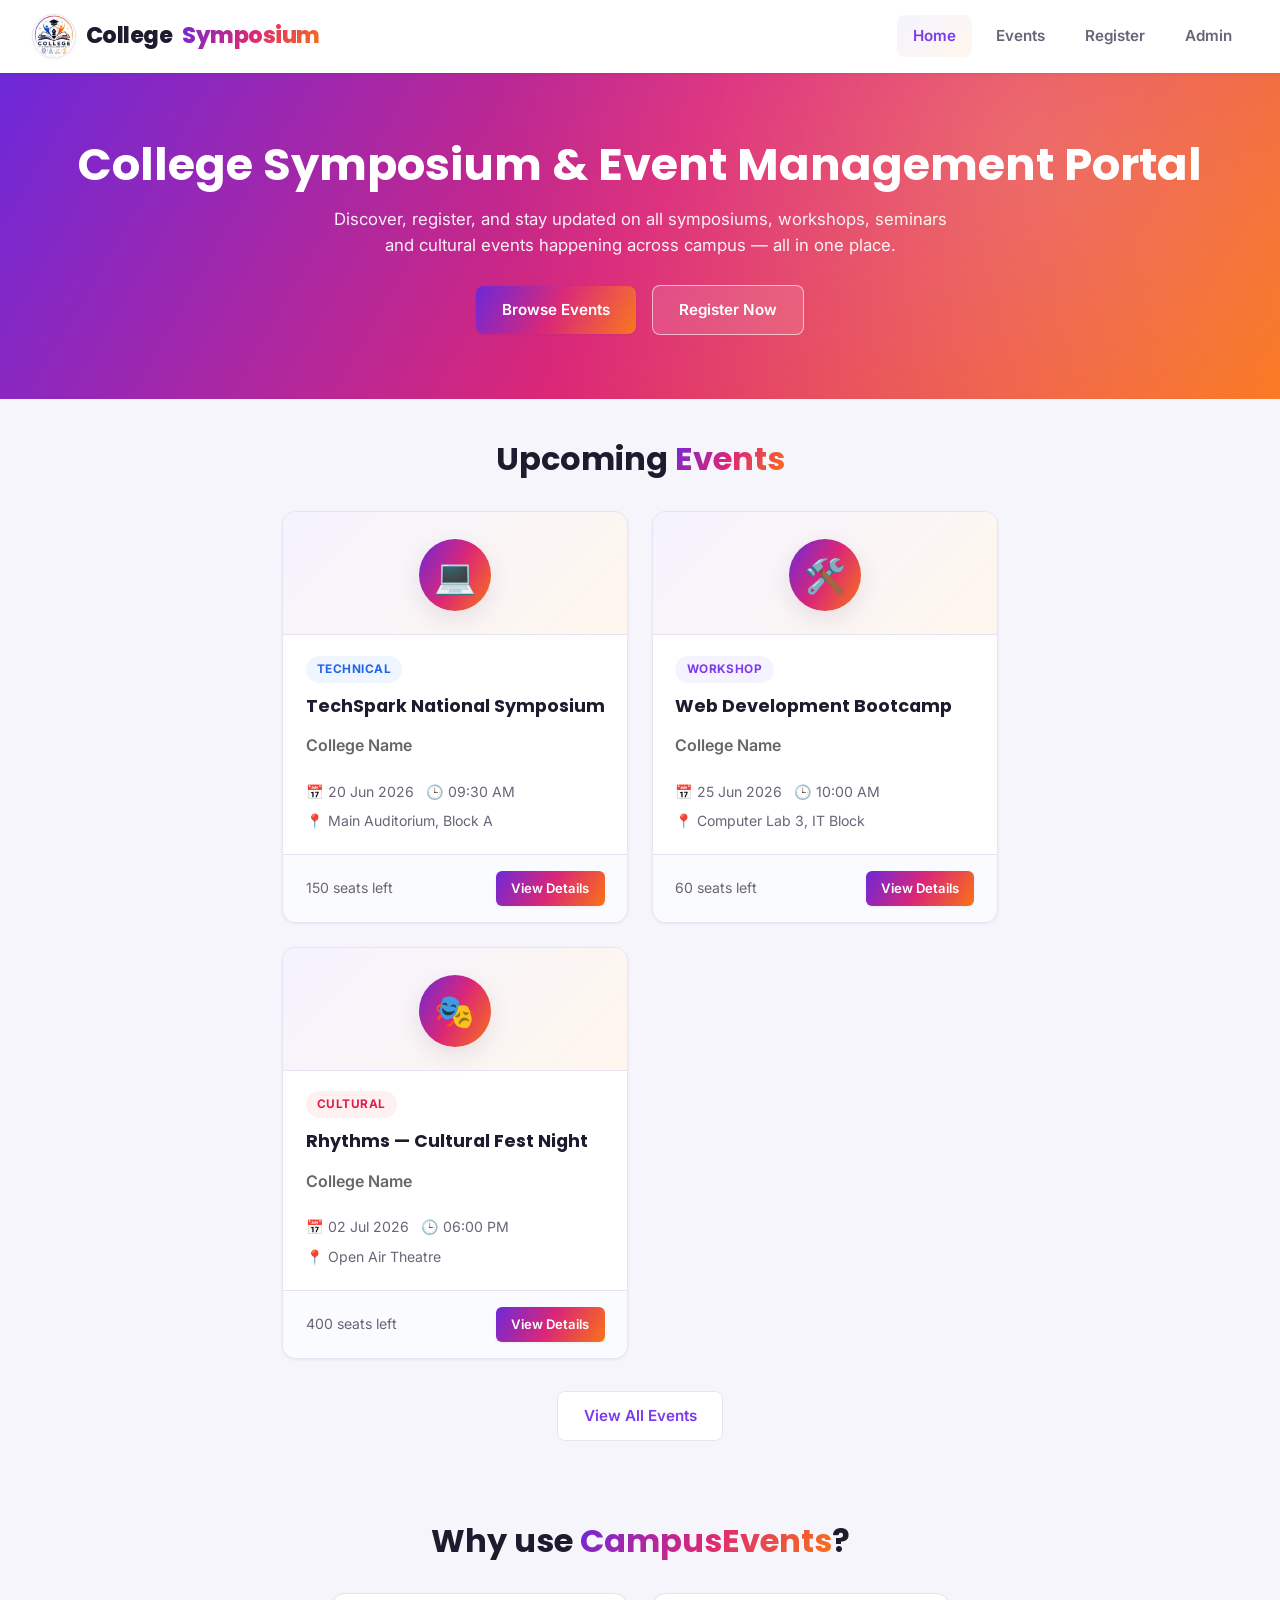
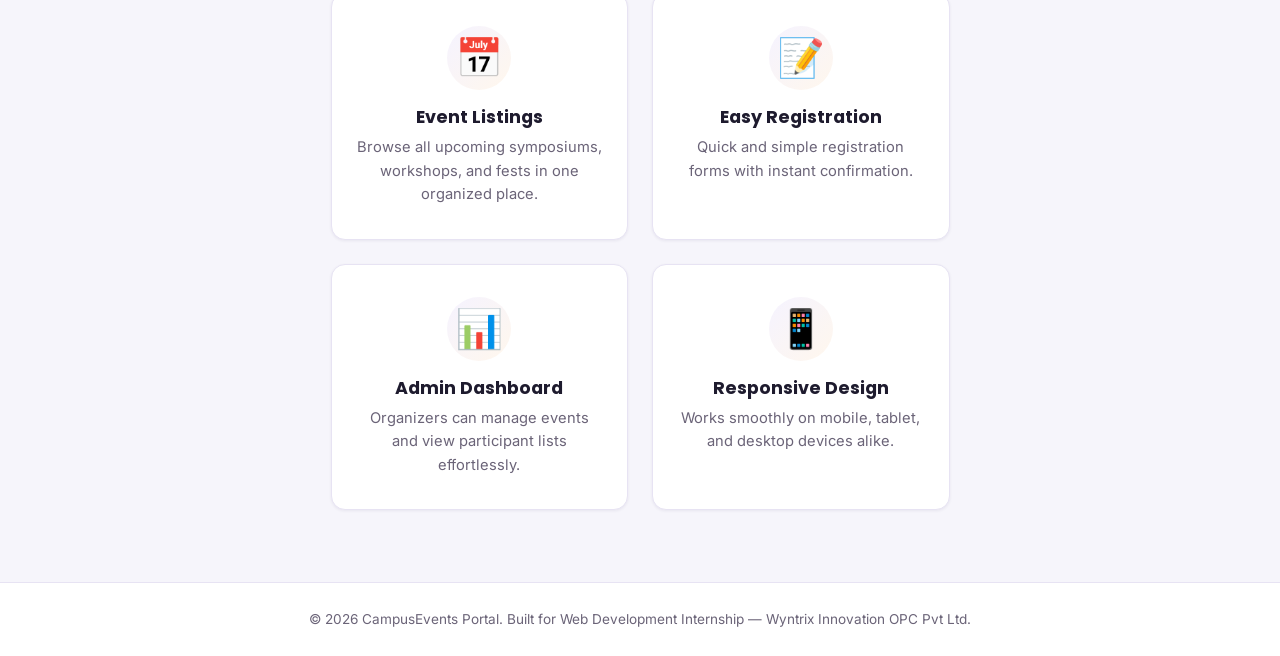
<file: index.html>
<!DOCTYPE html>
<html lang="en">
<head>
<meta charset="UTF-8" />
<meta name="viewport" content="width=device-width, initial-scale=1.0" />
<title>College Symposium &amp; Event Management Portal</title>
<link rel="stylesheet" href="style.css" />
<link rel="icon" type="image/jpeg" href="images/logo.jpeg" />
</head>
<body>

<nav class="navbar">
  <div class="logo">
    <img src="logo-full.jpeg" alt="CampusEvents logo" />
    College <span>Symposium</span>
  </div>
  <button class="menu-toggle" aria-label="Toggle navigation">
    ☰
  </button>
  <div class="nav-links">
    <a href="index.html" class="active">Home</a>
    <a href="events.html">Events</a>
    <a href="register.html">Register</a>
    <a href="admin.html">Admin</a>
  </div>
</nav>

<section class="hero">
  <h1>College Symposium &amp; Event Management Portal</h1>
  <p>Discover, register, and stay updated on all symposiums, workshops, seminars and cultural events happening across campus — all in one place.</p>
  <a href="events.html" class="btn">Browse Events</a>
  <a href="register.html" class="btn btn-outline" style="margin-left:.8rem;">Register Now</a>
</section>



<div class="container">
  <h2 class="section-title">Upcoming <span>Events</span></h2>
  <div class="event-grid" id="homeEventGrid"></div>
  <div style="text-align:center;margin-top:2rem;">
    <a href="events.html" class="btn btn-secondary">View All Events</a>
  </div>
</div>



<script src="data.js"></script>
<script src="app.js"></script>
<script>
  const grid = document.getElementById("homeEventGrid");
  const events = DB.getEvents().slice(0, 3);

  if (events.length === 0) {
    grid.innerHTML = `<p>No upcoming events at the moment. Please check back soon.</p>`;
  } else {
    grid.innerHTML = events.map(e => `
      <div class="event-card">
        <div class="event-banner">
          ${
          e.poster
          ? `<img src="${e.poster}" alt="${e.title}" class="event-poster">`
          : `<div class="icon-badge">${e.icon}</div>`
          }
          </div>
        <div class="event-body">
          <span class="${tagClass(e.category)}">${e.category}</span>
          <h3>${e.title}</h3>
          <p class="college-name">
            ${e.college || "College Name"}
            </p>
            <div class="event-meta">📅 ${formatDate(e.date)} &nbsp; 🕒 ${e.time}</div>
            <div class="event-meta">📍 ${e.venue}</div>
            </div>
            <div class="event-footer">
              <span class="event-meta">${DB.seatsLeft(e)} seats left</span>
              <a href="event-details.html?id=${e.id}" class="btn btn-small">View Details</a>
              </div>
              </div>
              `).join("");
  }
</script>

<div class="container">
  <h2 class="section-title">Why use <span>CampusEvents</span>?</h2>
  <div class="features">
    <div class="feature-card">
      <div class="icon">📅</div>
      <h3>Event Listings</h3>
      <p>Browse all upcoming symposiums, workshops, and fests in one organized place.</p>
    </div>
    <div class="feature-card">
      <div class="icon">📝</div>
      <h3>Easy Registration</h3>
      <p>Quick and simple registration forms with instant confirmation.</p>
    </div>
    <div class="feature-card">
      <div class="icon">📊</div>
      <h3>Admin Dashboard</h3>
      <p>Organizers can manage events and view participant lists effortlessly.</p>
    </div>
    <div class="feature-card">
      <div class="icon">📱</div>
      <h3>Responsive Design</h3>
      <p>Works smoothly on mobile, tablet, and desktop devices alike.</p>
    </div>
  </div>
</div>

<footer>



  
  &copy; 2026 CampusEvents Portal. Built for Web Development Internship — Wyntrix Innovation OPC Pvt Ltd.
</footer>

  
</body>
</html>
</file>
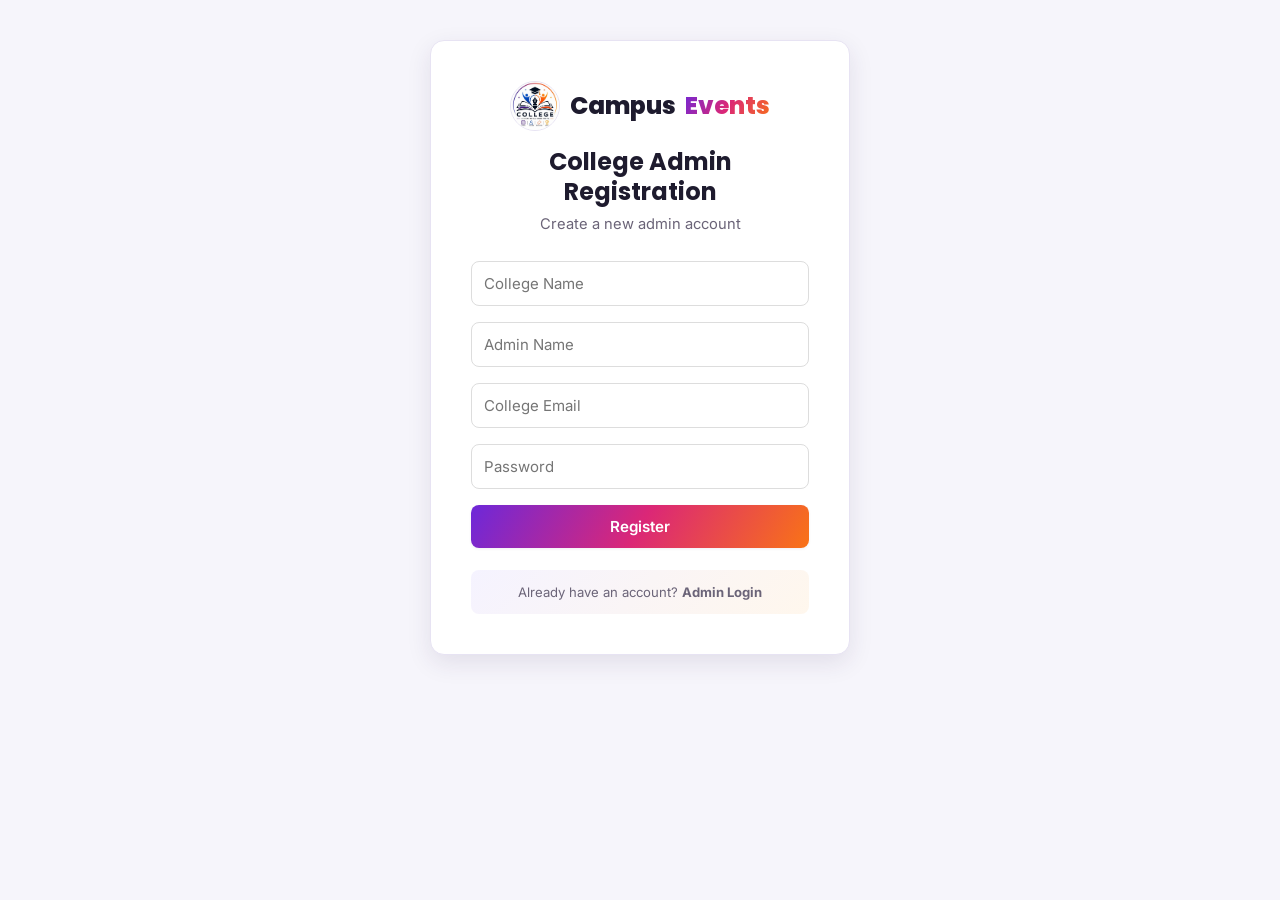
<file: admin-register.html>
<!DOCTYPE html>
<html>
<head>
    <title>Admin Register</title>
    <link rel="stylesheet" href="style.css">
</head>
<body>

    <div class="login-wrap">
    <div class="login-card">

        <div class="logo">
            <img src="logo-full.jpeg" alt="CampusEvents logo">
            Campus <span>Events</span>
        </div>

        <h2>College Admin Registration</h2>

        <p class="sub">Create a new admin account</p>

        <form action="admin-register.php" method="POST">

            <div class="form-group">
                <input type="text" name="college"
                    placeholder="College Name" required>
            </div>

            <div class="form-group">
                <input type="text" name="name"
                    placeholder="Admin Name" required>
            </div>

            <div class="form-group">
                <input type="email" name="email"
                    placeholder="College Email" required>
            </div>

            <div class="form-group">
                <input type="password" name="password"
                    placeholder="Password" required>
            </div>

            <button type="submit" class="btn" style="width:100%">
                Register
            </button>

        </form>

        <div class="login-hint">
            Already have an account?
            <a href="admin-login.html">
                <strong>Admin Login</strong>
            </a>
        </div>

    </div>
</div>



</body>
</html>
</file>
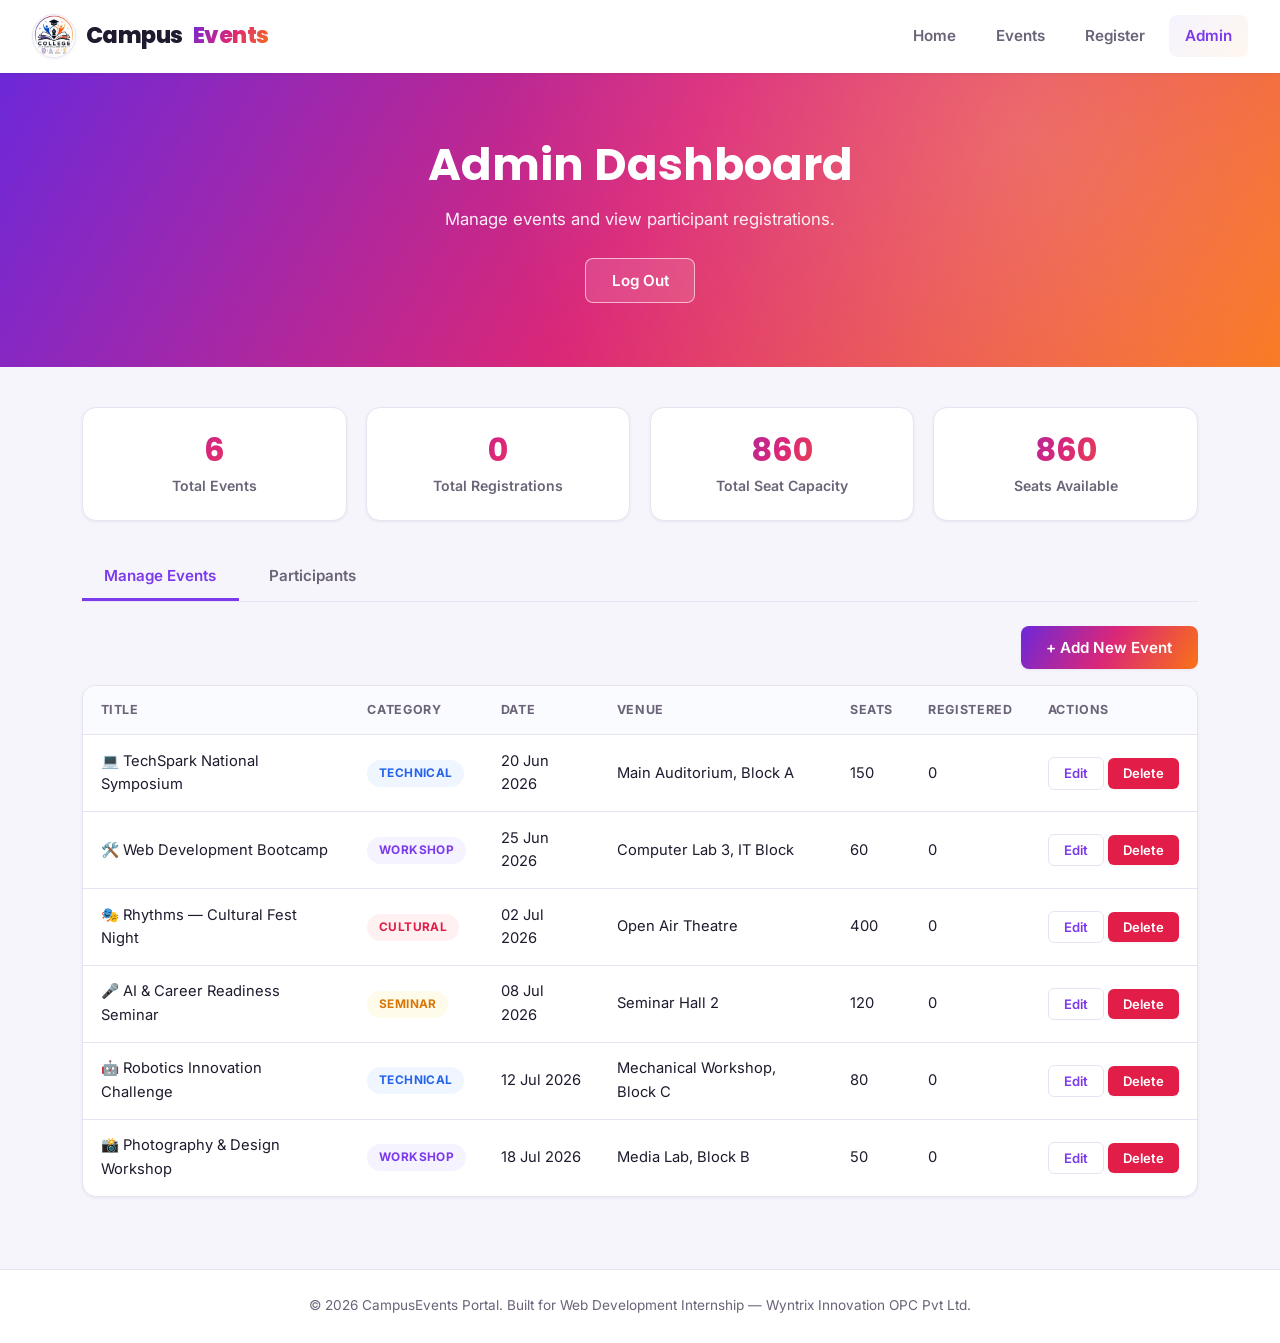
<file: admin.html>
<!DOCTYPE html>
<html lang="en">
<head>
<meta charset="UTF-8" />
<meta name="viewport" content="width=device-width, initial-scale=1.0" />
<title>Admin Dashboard - CampusEvents</title>
<link rel="stylesheet" href="style.css" />
<link rel="icon" type="image/jpeg" href="logo-full.jpeg" />
</head>
<body>

<nav class="navbar">
  <div class="logo">
    <img src="logo-full.jpeg" alt="CampusEvents logo" />
    Campus<span>Events</span>
  </div>
  <button class="menu-toggle" aria-label="Toggle navigation">☰</button>
  <div class="nav-links">
    <a href="index.html">Home</a>
    <a href="events.html">Events</a>
    <a href="register.html">Register</a>
    <a href="admin.html" class="active">Admin</a>
  </div>
</nav>

<section class="hero">
  <h1>Admin Dashboard</h1>
  <p>Manage events and view participant registrations.</p>
  <button class="btn btn-outline" onclick="Auth.logout()">Log Out</button>
</section>

<div class="container">

  <div class="admin-grid" id="statsGrid"></div>

  <div class="tabs">
    <button class="tab-btn active" data-tab="eventsTab">Manage Events</button>
    <button class="tab-btn" data-tab="participantsTab">Participants</button>
  </div>

  <!-- EVENTS TAB -->
  <div class="tab-content active" id="eventsTab">
    <div style="display:flex;justify-content:flex-end;margin-bottom:1rem;">
      <button class="btn" onclick="openEventModal()">+ Add New Event</button>
    </div>
    <div class="table-wrap">
      <table>
        <thead>
          <tr>
            <th>Title</th>
            <th>Category</th>
            <th>Date</th>
            <th>Venue</th>
            <th>Seats</th>
            <th>Registered</th>
            <th>Actions</th>
          </tr>
        </thead>
        <tbody id="eventsTableBody"></tbody>
      </table>
    </div>
  </div>

  <!-- PARTICIPANTS TAB -->
  <div class="tab-content" id="participantsTab">
    <div class="form-group" style="max-width:300px;">
      <label for="eventFilterRegs">Filter by Event</label>
      <select id="eventFilterRegs">
        <option value="all">All Events</option>
      </select>
    </div>
    <div class="table-wrap">
      <table>
        <thead>
          <tr>
            <th>Reg ID</th>
            <th>Name</th>
            <th>Event</th>
            <th>Email</th>
            <th>Phone</th>
            <th>College/Dept</th>
            <th>Registered At</th>
            <th>Action</th>
          </tr>
        </thead>
        <tbody id="regsTableBody"></tbody>
      </table>
    </div>
  </div>

</div>

<!-- EVENT MODAL -->
<div class="modal-overlay hidden" id="eventModalOverlay">
  <div class="modal">
    <span class="modal-close" onclick="closeEventModal()">&times;</span>
    <h3 id="modalTitle">Add New Event</h3>
    <form id="eventForm">
      <input type="hidden" id="editId" />
      <div class="form-group">
        <label for="title">Event Title</label>
        <input type="text" id="title" required />
      </div>
      <div class="form-group">
        <label for="college">College Name</label>
        <input type="text" id="college" required />
      </div>
      <div class="form-group">
        <label for="poster">Upload Poster</label>
        <input type="file" id="poster" accept="image/*" />
      </div>

      <div class="form-group">
        <label for="category">Category</label>
        <select id="category" required>
          <option value="Technical">Technical</option>
          <option value="Workshop">Workshop</option>
          <option value="Cultural">Cultural</option>
          <option value="Seminar">Seminar</option>
        </select>
      </div>
      <div class="form-group">
        <label for="date">Date</label>
        <input type="date" id="date" required />
      </div>
      <div class="form-group">
        <label for="time">Time</label>
        <input type="text" id="time" required placeholder="e.g. 10:00 AM" />
      </div>
      <div class="form-group">
        <label for="venue">Venue</label>
        <input type="text" id="venue" required />
      </div>
      <div class="form-group">
        <label for="seats">Total Seats</label>
        <input type="number" id="seats" required min="1" />
      </div>
      <div class="form-group">
        <label for="icon">Icon (emoji)</label>
        <input type="text" id="icon" placeholder="e.g. 🎤" />
      </div>
      <div class="form-group">
        <label for="description">Description</label>
        <textarea id="description" rows="4" required></textarea>
      </div>
      <button type="submit" class="btn" style="width:100%;">Save Event</button>
    </form>
  </div>
</div>

<footer>
  &copy; 2026 CampusEvents Portal. Built for Web Development Internship — Wyntrix Innovation OPC Pvt Ltd.
</footer>

<script src="data.js"></script>
<script src="app.js"></script>

<script>
  /* ----- AUTH GUARD ----- */
  //Auth.requireLogin();
</script>
<script>
  /* ----- TAB SWITCHING ----- */
  document.querySelectorAll(".tab-btn").forEach(btn => {
    btn.addEventListener("click", () => {
      document.querySelectorAll(".tab-btn").forEach(b => b.classList.remove("active"));
      document.querySelectorAll(".tab-content").forEach(c => c.classList.remove("active"));
      btn.classList.add("active");
      document.getElementById(btn.dataset.tab).classList.add("active");
    });
  });

  /* ----- STATS ----- */
  function Stats() {
    const events = DB.getEvents();
    const regs = DB.getRegs();
    const totalSeats = events.reduce((sum, e) => sum + Number(e.seats), 0);
    document.getElementById("statsGrid").innerHTML = `
      <div class="stat-card"><h2>${events.length}</h2><p>Total Events</p></div>
      <div class="stat-card"><h2>${regs.length}</h2><p>Total Registrations</p></div>
      <div class="stat-card"><h2>${totalSeats}</h2><p>Total Seat Capacity</p></div>
      <div class="stat-card"><h2>${Math.max(0, totalSeats - regs.length)}</h2><p>Seats Available</p></div>
    `;
  }

  /* ----- EVENTS TABLE ----- */
  function EventsTable() {
    const events = DB.getEvents();
    document.getElementById("eventsTableBody").innerHTML = events.map(e => `
      <tr>
        <td>${e.icon || ""} ${e.title}</td>
        <td><span class="${tagClass(e.category)}">${e.category}</span></td>
        <td>${formatDate(e.date)}</td>
        <td>${e.venue}</td>
        <td>${e.seats}</td>
        <td>${DB.countRegsForEvent(e.id)}</td>
        <td>
          <button class="btn btn-small btn-secondary" onclick="editEvent('${e.id}')">Edit</button>
          <button class="btn btn-small btn-danger" onclick="removeEvent('${e.id}')">Delete</button>
        </td>
      </tr>
    `).join("") || `<tr><td colspan="7">No events found.</td></tr>`;
  }

  /* ----- PARTICIPANTS TABLE ----- */
  function populateRegFilter() {
    const select = document.getElementById("eventFilterRegs");
    const events = DB.getEvents();
    const current = select.value;
    select.innerHTML = `<option value="all">All Events</option>` +
      events.map(e => `<option value="${e.id}">${e.title}</option>`).join("");
    if (current && [...select.options].some(o => o.value === current)) {
      select.value = current;
    }
  }

  function RegsTable() {
    const filter = document.getElementById("eventFilterRegs").value;
    let regs = DB.getRegs();
    if (filter !== "all") regs = regs.filter(r => r.eventId === filter);

    document.getElementById("regsTableBody").innerHTML = regs.map(r => `
      <tr>
        <td>${r.id}</td>
        <td>${r.name}</td>
        <td>${r.eventTitle}</td>
        <td>${r.email}</td>
        <td>${r.phone}</td>
        <td>${r.college}</td>
        <td>${r.registeredAt}</td>
        <td><button class="btn btn-small btn-danger" onclick="removeReg('${r.id}')">Remove</button></td>
      </tr>
    `).join("") || `<tr><td colspan="8">No registrations found.</td></tr>`;
  }

  document.getElementById("eventFilterRegs").addEventListener("change", RegsTable);

  /* ----- MODAL: ADD/EDIT EVENT ----- */
  const overlay = document.getElementById("eventModalOverlay");
  const eventForm = document.getElementById("eventForm");

  function openEventModal() {
    document.getElementById("modalTitle").textContent = "Add New Event";
    eventForm.reset();
    document.getElementById("editId").value = "";
    overlay.classList.remove("hidden");
  }

  function closeEventModal() {
    overlay.classList.add("hidden");
  }

  // Close modal when clicking outside of it
  overlay.addEventListener("click", (e) => {
    if (e.target === overlay) closeEventModal();
  });

  function editEvent(id) {
    const e = DB.getEvent(id);
    if (!e) return;
    document.getElementById("modalTitle").textContent = "Edit Event";
    document.getElementById("editId").value = e.id;
    document.getElementById("title").value = e.title;
    document.getElementById("college").value = e.college || "";
    
    
    document.getElementById("category").value = e.category;
    document.getElementById("date").value = e.date;
    document.getElementById("time").value = e.time;
    document.getElementById("venue").value = e.venue;
    document.getElementById("seats").value = e.seats;
    document.getElementById("icon").value = e.icon || "";
    document.getElementById("description").value = e.description;
    overlay.classList.remove("hidden");
  }

  function removeEvent(id) {
    if (confirm("Delete this event and all its registrations?")) {
      DB.deleteEvent(id);
      refreshAll();
    }
  }

  function removeReg(id) {
    if (confirm("Remove this registration?")) {
      DB.deleteReg(id);
      refreshAll();
    }
  }

  eventForm.addEventListener("submit", function (e) {
    e.preventDefault();
    const editId = document.getElementById("editId").value;

    const seatsVal = Number(document.getElementById("seats").value);
    if (editId) {
      const currentRegs = DB.countRegsForEvent(editId);
      if (seatsVal < currentRegs) {
        alert(`Cannot set seats below current registrations (${currentRegs}).`);
        return;
      }
    }

    
    const posterFile = document.getElementById("poster").files[0];

if (posterFile) {
    const reader = new FileReader();

    reader.onload = function () {
        const data = {
            title: document.getElementById("title").value.trim(),
            college: document.getElementById("college").value.trim(),
            poster: reader.result,
            category: document.getElementById("category").value,
            date: document.getElementById("date").value,
            time: document.getElementById("time").value.trim(),
            venue: document.getElementById("venue").value.trim(),
            seats: seatsVal,
            icon: document.getElementById("icon").value.trim() || "📌",
            description: document.getElementById("description").value.trim()
        };

        if (editId) {
            DB.updateEvent(editId, data);
        } else {
            DB.addEvent(data);
        }

        closeEventModal();
        refreshAll();
    };

    reader.readAsDataURL(posterFile);
    return;
}
  });
    

  /* ----- REFRESH ----- */
  function refreshAll() {
    Stats();
    EventsTable();
    populateRegFilter();
    RegsTable();
  }

  refreshAll();

</script>

</body>


</html>
</file>
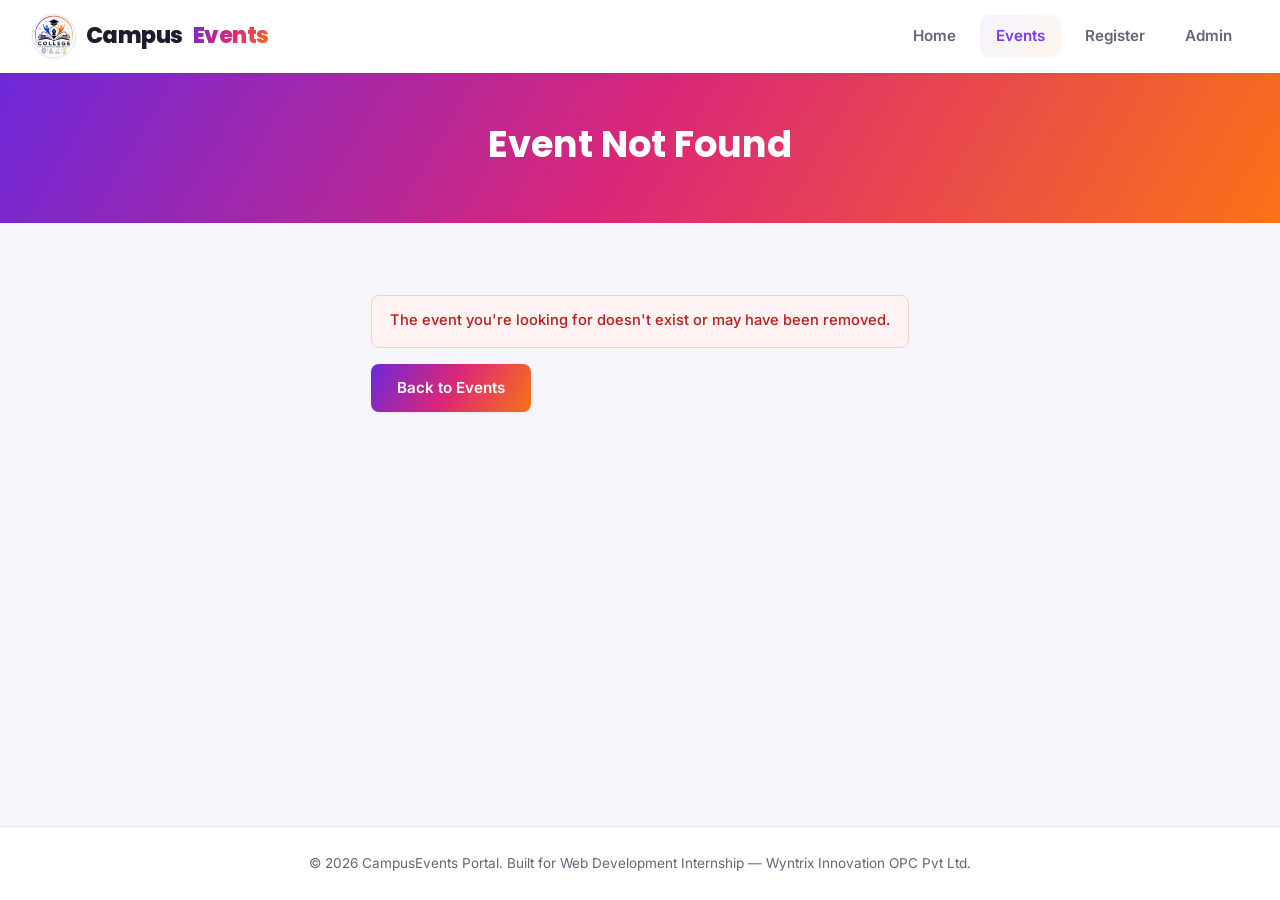
<file: event-details.html>
<!DOCTYPE html>
<html lang="en">
<head>
<meta charset="UTF-8" />
<meta name="viewport" content="width=device-width, initial-scale=1.0" />
<title>Event Details - CampusEvents</title>
<link rel="stylesheet" href="style.css" />
<link rel="icon" type="image/jpeg" href="logo-full.jpeg" />
</head>
<body>

<nav class="navbar">
  <div class="logo">
    <img src="logo-full.jpeg" alt="CampusEvents logo" />
    Campus<span>Events</span>
  </div>
  <button class="menu-toggle" aria-label="Toggle navigation">☰</button>
  <div class="nav-links">
    <a href="index.html">Home</a>
    <a href="events.html" class="active">Events</a>
    <a href="register.html">Register</a>
    <a href="admin.html">Admin</a>
  </div>
</nav>

<section class="details-hero" id="detailsHero">
  <h1 id="evtTitle">Loading...</h1>
  <p id="evtTag"></p>
</section>

<div class="container" id="detailsContainer">
  <!-- filled by JS -->
</div>

<footer>
  &copy; 2026 CampusEvents Portal. Built for Web Development Internship — Wyntrix Innovation OPC Pvt Ltd.
</footer>

<script src="data.js"></script>
<script src="app.js"></script>
<script>
  const id = getParam("id");
  const event = DB.getEvent(id);
  const container = document.getElementById("detailsContainer");

  if (!event) {
    document.getElementById("evtTitle").textContent = "Event Not Found";
    container.innerHTML = `
      <div class="alert alert-error" style="margin-top:2rem;">The event you're looking for doesn't exist or may have been removed.</div>
      <a href="events.html" class="btn">Back to Events</a>
    `;
  } else {
    document.getElementById("evtTitle").textContent = event.icon + "  " + event.title;
    document.getElementById("evtTag").innerHTML = `<span class="${tagClass(event.category)}" style="background:rgba(255,255,255,0.18);color:#fff;">${event.category} Event</span>`;

    const seatsLeft = DB.seatsLeft(event);

    container.innerHTML = `
      <div class="details-grid">
        <div>
          <div class="info-card">
            <h1 class="event-title">${event.title}</h1>
            <p class="college-name">
              ${event.college || ""}
              </p>
              <h3 style="margin-bottom:.8rem;">About this Event</h3>
              <p>${event.description}</p>
              </div>
          <div style="margin-top:1rem;">
            <a href="events.html" class="btn btn-secondary">&larr; Back to All Events</a>
          </div>
        </div>
        <div>
          <div class="info-card">
            <div class="info-row"><span>Date</span><span>${formatDate(event.date)}</span></div>
            <div class="info-row"><span>Time</span><span>${event.time}</span></div>
            <div class="info-row"><span>Venue</span><span>${event.venue}</span></div>
            <div class="info-row"><span>Category</span><span>${event.category}</span></div>
            <div class="info-row"><span>Total Seats</span><span>${event.seats}</span></div>
            <div class="info-row"><span>Seats Left</span><span>${seatsLeft > 0 ? seatsLeft : "Full"}</span></div>
          </div>
          ${
            seatsLeft > 0
            ? `<a href="register.html?id=${event.id}" class="btn" style="width:100%;text-align:center;display:block;">Register for this Event</a>`
            : `<div class="alert alert-error" style="text-align:center;">Registrations Closed - Event Full</div>`
          }
        </div>
      </div>
    `;
  }
</script>
</body>
</html>
</file>
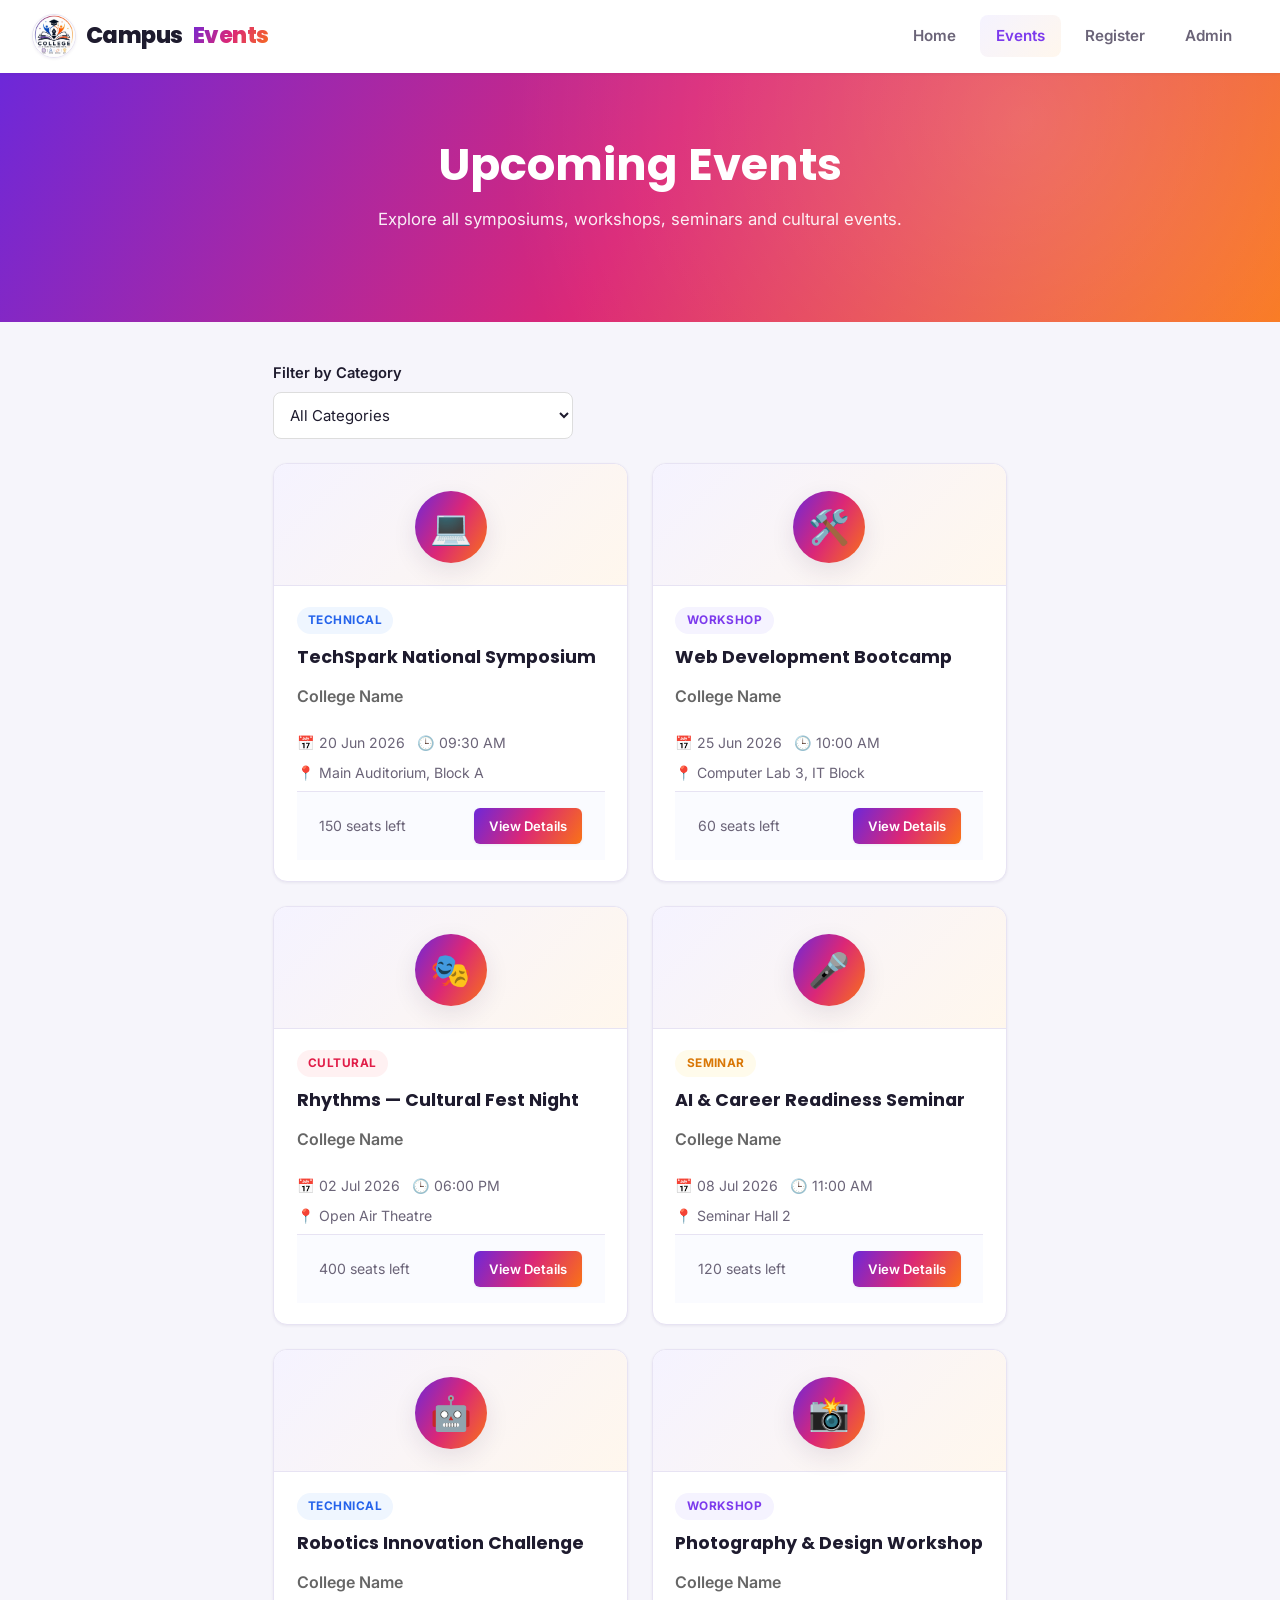
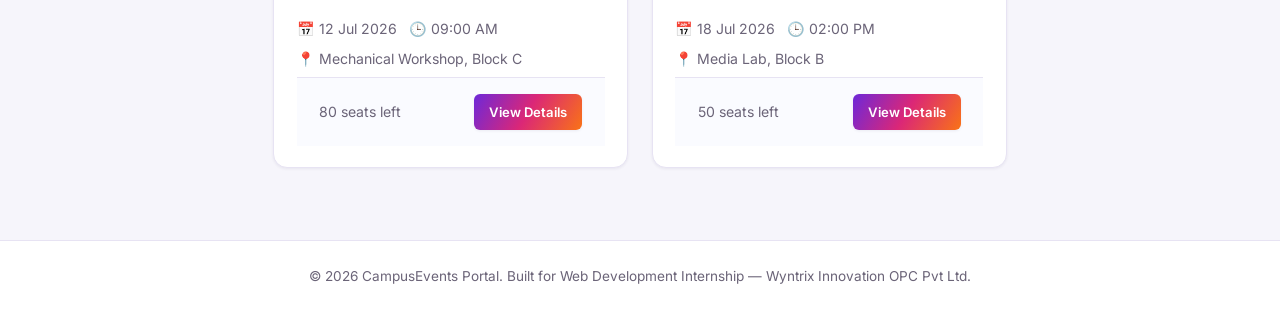
<file: events.html>
<!DOCTYPE html>
<html lang="en">
<head>
<meta charset="UTF-8" />
<meta name="viewport" content="width=device-width, initial-scale=1.0" />
<title>Events - CampusEvents</title>
<link rel="stylesheet" href="style.css" />
<link rel="icon" type="image/jpeg" href="logo-full.jpeg" />
</head>
<body>

<nav class="navbar">
  <div class="logo">
    <img src="logo-full.jpeg" alt="CampusEvents logo" />
    Campus<span>Events</span>
  </div>
  <button class="menu-toggle" aria-label="Toggle navigation">☰</button>
  <div class="nav-links">
    <a href="index.html">Home</a>
    <a href="events.html" class="active">Events</a>
    <a href="register.html">Register</a>
    <a href="admin.html">Admin</a>
  </div>
</nav>

<section class="hero">
  <h1>Upcoming Events</h1>
  <p>Explore all symposiums, workshops, seminars and cultural events.</p>
</section>

<div class="container">
  <div class="form-group" style="max-width:300px;margin-bottom:1.5rem;">
    <label for="categoryFilter">Filter by Category</label>
    <select id="categoryFilter">
      <option value="all">All Categories</option>
      <option value="Technical">Technical</option>
      <option value="Workshop">Workshop</option>
      <option value="Cultural">Cultural</option>
      <option value="Seminar">Seminar</option>
    </select>
  </div>

  <div class="event-grid" id="eventGrid"></div>
</div>

<footer>
  &copy; 2026 CampusEvents Portal. Built for Web Development Internship — Wyntrix Innovation OPC Pvt Ltd.
</footer>

<script src="data.js"></script>
<script src="app.js"></script>
<script>
 const grid = document.getElementById("eventGrid");
const filter = document.getElementById("categoryFilter");

function render() {

  const cat = filter.value;
  let events = DB.getEvents();

  if (cat !== "all") {
    events = events.filter(e => e.category === cat);
  }

  if (events.length === 0) {
    grid.innerHTML = `<p>No events found in this category.</p>`;
    return;
  }

  grid.innerHTML = events.map(e => {
    const seatsLeft = DB.seatsLeft(e);

    return `
    <div class="event-card">

      <div class="event-banner">
        ${
          e.poster
          ? `<img src="${e.poster}" alt="${e.title}" class="event-poster">`
          : `<div class="icon-badge">${e.icon}</div>`
        }
      </div>

      <div class="event-body">
        <span class="${tagClass(e.category)}">${e.category}</span>

        <h3>${e.title}</h3>

        <p class="college-name">
          ${e.college || "College Name"}
        </p>

        <div class="event-meta">📅 ${formatDate(e.date)} &nbsp; 🕒 ${e.time}</div>
        <div class="event-meta">📍 ${e.venue}</div>

        <div class="event-footer">
          <span class="event-meta">
            ${seatsLeft > 0 ? seatsLeft + " seats left" : "Full"}
          </span>

          <a href="event-details.html?id=${e.id}" class="btn btn-small">
            View Details
          </a>
        </div>
      </div>

    </div>
    `;
  }).join("");
}

filter.addEventListener("change", render);

render();
</script>
</body>
</html>
</file>
<file: style.css>
/* =========================================================
   CampusEvents — Professional Theme
   ========================================================= */

@import url('https://fonts.googleapis.com/css2?family=Poppins:wght@500;600;700;800&family=Inter:wght@400;500;600&display=swap');

:root {
  --primary: #7c3aed;
  --primary-dark: #5b21b6;
  --secondary: #2563eb;
  --accent: #f97316;
  --danger: #e11d48;
  --success: #16a34a;

  --bg: #f6f5fb;
  --card-bg: #ffffff;
  --text: #1e1b2e;
  --text-light: #6b6478;
  --border: #e7e3f3;

  --radius: 14px;
  --radius-sm: 8px;
  --shadow-sm: 0 1px 3px rgba(45, 25, 80, 0.07);
  --shadow-md: 0 8px 24px rgba(45, 25, 80, 0.10);
  --shadow-lg: 0 16px 40px rgba(45, 25, 80, 0.16);

  --gradient: linear-gradient(120deg, #6d28d9 0%, #db2777 50%, #f97316 100%);
  --gradient-soft: linear-gradient(135deg, #f5f3ff 0%, #fff7ed 100%);

  /* category accent colors, inspired by the brand emblem */
  --cat-technical: #2563eb;
  --cat-technical-bg: #eff6ff;
  --cat-workshop: #7c3aed;
  --cat-workshop-bg: #f5f3ff;
  --cat-cultural: #e11d48;
  --cat-cultural-bg: #fff1f2;
  --cat-seminar: #d97706;
  --cat-seminar-bg: #fffbeb;

  --font-heading: 'Poppins', 'Segoe UI', sans-serif;
  --font-body: 'Inter', 'Segoe UI', sans-serif;
}

* {
  margin: 0;
  padding: 0;
  box-sizing: border-box;
}

html {
  scroll-behavior: smooth;
}

body {
  font-family: var(--font-body);
  background: var(--bg);
  color: var(--text);
  line-height: 1.6;
  min-height: 100vh;
  display: flex;
  flex-direction: column;
}

main, .container {
  flex: 1;
}

h1, h2, h3, h4 {
  font-family: var(--font-heading);
  font-weight: 700;
  color: var(--text);
  line-height: 1.25;
}

a {
  text-decoration: none;
  color: inherit;
}

img {
  display: block;
  max-width: 100%;
}

/* =========================================================
   NAVBAR
   ========================================================= */
.navbar {
  position: sticky;
  top: 0;
  z-index: 100;
  display: flex;
  align-items: center;
  justify-content: space-between;
  background: var(--card-bg);
  padding: 0.9rem 2rem;
  box-shadow: var(--shadow-sm);
}

.navbar .logo {
  display: flex;
  align-items: center;
  gap: 0.6rem;
  font-family: var(--font-heading);
  font-weight: 800;
  font-size: 1.4rem;
  color: var(--text);
  letter-spacing: -0.02em;
}

.navbar .logo img {
  width: 44px;
  height: 44px;
  border-radius: 50%;
  object-fit: cover;
  box-shadow: var(--shadow-sm);
  border: 1.5px solid var(--border);
}

.navbar .logo span {
  background: var(--gradient);
  -webkit-background-clip: text;
  background-clip: text;
  color: transparent;
}

.nav-links {
  display: flex;
  align-items: center;
  gap: 0.5rem;
}

.nav-links a {
  position: relative;
  padding: 0.55rem 1rem;
  border-radius: var(--radius-sm);
  font-weight: 600;
  font-size: 0.95rem;
  color: var(--text-light);
  transition: all 0.2s ease;
}

.nav-links a:hover {
  color: var(--primary);
  background: var(--gradient-soft);
}

.nav-links a.active {
  color: var(--primary);
  background: var(--gradient-soft);
}

.menu-toggle {
  display: none;
  background: none;
  border: none;
  font-size: 1.6rem;
  cursor: pointer;
  color: var(--text);
  line-height: 1;
}

/* =========================================================
   HERO
   ========================================================= */
.hero {
  background: var(--gradient);
  color: #fff;
  padding: 4rem 2rem;
  text-align: center;
  position: relative;
  overflow: hidden;
}

.hero::after {
  content: "";
  position: absolute;
  inset: 0;
  background: radial-gradient(circle at 80% 20%, rgba(255,255,255,0.18), transparent 50%);
  pointer-events: none;
}

.hero h1 {
  color: #fff;
  font-size: clamp(1.9rem, 4vw, 2.8rem);
  margin-bottom: 0.8rem;
  position: relative;
}

.hero p {
  max-width: 640px;
  margin: 0 auto 1.6rem;
  font-size: 1.05rem;
  opacity: 0.92;
  position: relative;
}

.details-hero {
  background: var(--gradient);
  color: #fff;
  padding: 3rem 2rem;
  text-align: center;
}

.details-hero h1 {
  color: #fff;
  font-size: clamp(1.6rem, 3.5vw, 2.3rem);
}

.details-hero p {
  margin-top: 0.5rem;
  opacity: 0.9;
  font-weight: 600;
  letter-spacing: 0.04em;
  text-transform: uppercase;
  font-size: 0.85rem;
}

/* =========================================================
   BUTTONS
   ========================================================= */
.btn {
  display: inline-flex;
  align-items: center;
  justify-content: center;
  gap: 0.4rem;
  background: var(--gradient);
  color: #fff;
  border: none;
  padding: 0.75rem 1.6rem;
  border-radius: var(--radius-sm);
  font-family: var(--font-body);
  font-weight: 600;
  font-size: 0.95rem;
  cursor: pointer;
  text-align: center;
  transition: transform 0.15s ease, box-shadow 0.15s ease, opacity 0.15s ease;
  box-shadow: var(--shadow-sm);
}

.btn:hover {
  transform: translateY(-2px);
  box-shadow: var(--shadow-md);
  opacity: 0.95;
}

.btn:active {
  transform: translateY(0);
}

.btn-outline {
  background: rgba(255,255,255,0.12);
  color: #fff;
  border: 1.5px solid rgba(255,255,255,0.6);
  box-shadow: none;
}

.btn-outline:hover {
  background: rgba(255,255,255,0.22);
}

.btn-secondary {
  background: #fff;
  color: var(--primary);
  border: 1.5px solid var(--border);
  box-shadow: none;
}

.btn-secondary:hover {
  background: var(--gradient-soft);
}

.btn-danger {
  background: var(--danger);
}

.btn-small {
  padding: 0.45rem 0.95rem;
  font-size: 0.82rem;
  border-radius: 6px;
}

/* =========================================================
   LAYOUT / SECTIONS
   ========================================================= */
.container {
  max-width: 1180px;
  margin: 0 auto;
  padding: 2.5rem 2rem;
}

.section-title {
  text-align: center;
  font-size: clamp(1.5rem, 3vw, 2rem);
  margin-bottom: 2rem;
}

.section-title span {
  background: var(--gradient);
  -webkit-background-clip: text;
  background-clip: text;
  color: transparent;
}

/* =========================================================
   FEATURE CARDS (Home)
   ========================================================= */
.features {
  display: grid;
  grid-template-columns: repeat(auto-fit, minmax(220px, 1fr));
  gap: 1.5rem;
}

.feature-card {
  background: var(--card-bg);
  border-radius: var(--radius);
  padding: 2rem 1.5rem;
  text-align: center;
  box-shadow: var(--shadow-sm);
  border: 1px solid var(--border);
  transition: transform 0.2s ease, box-shadow 0.2s ease;
}

.feature-card:hover {
  transform: translateY(-6px);
  box-shadow: var(--shadow-md);
}

.feature-card .icon {
  font-size: 2.4rem;
  margin-bottom: 0.8rem;
  width: 64px;
  height: 64px;
  display: flex;
  align-items: center;
  justify-content: center;
  margin: 0 auto 1rem;
  background: var(--gradient-soft);
  border-radius: 50%;
}

.feature-card h3 {
  margin-bottom: 0.5rem;
  font-size: 1.1rem;
}

.feature-card p {
  color: var(--text-light);
  font-size: 0.92rem;
}

/* =========================================================
   EVENT GRID / CARDS
   ========================================================= */
.event-grid {
  display: grid;
  grid-template-columns: repeat(2, 1fr);
  gap: 1.5rem;
}

.event-card {
  background: var(--card-bg);
  border-radius: var(--radius);
  overflow: hidden;
  box-shadow: var(--shadow-sm);
  border: 1px solid var(--border);
  display: flex;
  flex-direction: column;
  transition: transform 0.2s ease, box-shadow 0.2s ease;
}

.event-card:hover {
  transform: translateY(-6px);
  box-shadow: var(--shadow-lg);
}

.event-banner {
  background: var(--gradient-soft);
  text-align: center;
  padding: 1.7rem 0 1.4rem;
  border-bottom: 1px solid var(--border);
  display: flex;
  align-items: center;
  justify-content: center;
}

.event-banner .icon-badge {
  width: 72px;
  height: 72px;
  border-radius: 50%;
  display: flex;
  align-items: center;
  justify-content: center;
  font-size: 2.1rem;
  background: var(--gradient);
  box-shadow: var(--shadow-md);
  color: #fff;
}

.event-body {
  padding: 1.3rem 1.4rem;
  flex: 1;
  display: flex;
  flex-direction: column;
  gap: 0.45rem;
}

.event-body h3 {
  font-size: 1.1rem;
  margin: 0.3rem 0 0.2rem;
}

.event-meta {
  color: var(--text-light);
  font-size: 0.88rem;
}

.event-footer {
  display: flex;
  align-items: center;
  justify-content: space-between;
  padding: 1rem 1.4rem;
  border-top: 1px solid var(--border);
  background: #fafbff;
}

.tag {
  display: inline-block;
  background: var(--gradient-soft);
  color: var(--primary);
  font-size: 0.74rem;
  font-weight: 700;
  text-transform: uppercase;
  letter-spacing: 0.04em;
  padding: 0.25rem 0.7rem;
  border-radius: 100px;
  width: fit-content;
}

.tag-technical { background: var(--cat-technical-bg); color: var(--cat-technical); }
.tag-workshop  { background: var(--cat-workshop-bg);  color: var(--cat-workshop); }
.tag-cultural  { background: var(--cat-cultural-bg);  color: var(--cat-cultural); }
.tag-seminar   { background: var(--cat-seminar-bg);   color: var(--cat-seminar); }

/* =========================================================
   EVENT DETAILS PAGE
   ========================================================= */
.details-grid {
  display: grid;
  grid-template-columns: 1.6fr 1fr;
  gap: 1.5rem;
  align-items: start;
}

@media (max-width: 800px) {
  .details-grid {
    grid-template-columns: 1fr;
  }
}

.info-card {
  background: var(--card-bg);
  border-radius: var(--radius);
  padding: 1.6rem;
  box-shadow: var(--shadow-sm);
  border: 1px solid var(--border);
  margin-bottom: 1rem;
}

.info-row {
  display: flex;
  justify-content: space-between;
  align-items: center;
  padding: 0.65rem 0;
  border-bottom: 1px solid var(--border);
  font-size: 0.95rem;
  gap: 1rem;
}

.info-row:last-child {
  border-bottom: none;
}

.info-row span:first-child {
  color: var(--text-light);
}

.info-row span:last-child {
  font-weight: 600;
  text-align: right;
}

/* =========================================================
   FORMS
   ========================================================= */
.form-card {
  background: var(--card-bg);
  border-radius: var(--radius);
  padding: 2rem;
  box-shadow: var(--shadow-sm);
  border: 1px solid var(--border);
  max-width: 620px;
  margin: 0 auto;
}

.form-group {
  margin-bottom: 1.2rem;
}

.form-group label {
  display: block;
  font-weight: 600;
  margin-bottom: 0.4rem;
  font-size: 0.92rem;
  color: var(--text);
}

.form-group input,
.form-group select,
.form-group textarea {
  width: 100%;
  padding: 0.7rem 0.9rem;
  border: 1.5px solid var(--border);
  border-radius: var(--radius-sm);
  font-family: var(--font-body);
  font-size: 0.95rem;
  color: var(--text);
  background: #fff;
  transition: border-color 0.15s ease, box-shadow 0.15s ease;
}

.form-group input:focus,
.form-group select:focus,
.form-group textarea:focus {
  outline: none;
  border-color: var(--primary);
  box-shadow: 0 0 0 3px rgba(79, 70, 229, 0.12);
}

.form-group textarea {
  resize: vertical;
}

/* =========================================================
   ALERTS
   ========================================================= */
.alert {
  padding: 0.85rem 1.1rem;
  border-radius: var(--radius-sm);
  font-size: 0.92rem;
  font-weight: 500;
  margin-bottom: 1rem;
}

.alert-success {
  background: #ecfdf3;
  color: #15803d;
  border: 1px solid #bbf7d0;
}

.alert-error {
  background: #fef2f2;
  color: #b91c1c;
  border: 1px solid #fecaca;
}

/* =========================================================
   LOGIN PAGE
   ========================================================= */
.login-wrap {
  min-height: 70vh;
  display: flex;
  align-items: center;
  justify-content: center;
  padding: 2.5rem 1.5rem;
}

.login-card {
  background: var(--card-bg);
  border-radius: var(--radius);
  padding: 2.5rem;
  box-shadow: var(--shadow-md);
  border: 1px solid var(--border);
  max-width: 420px;
  width: 100%;
  text-align: center;
}

.login-card .logo {
  display: flex;
  align-items: center;
  justify-content: center;
  gap: 0.6rem;
  font-family: var(--font-heading);
  font-weight: 800;
  font-size: 1.5rem;
  margin-bottom: 0.5rem;
}

.login-card .logo img {
  width: 50px;
  height: 50px;
  border-radius: 50%;
  border: 1.5px solid var(--border);
}

.login-card .logo span {
  background: var(--gradient);
  -webkit-background-clip: text;
  background-clip: text;
  color: transparent;
}

.login-card h2 {
  margin: 1rem 0 0.4rem;
}

.login-card .sub {
  color: var(--text-light);
  font-size: 0.92rem;
  margin-bottom: 1.5rem;
}

.login-card form {
  text-align: left;
}

.login-hint {
  margin-top: 1.4rem;
  font-size: 0.82rem;
  color: var(--text-light);
  background: var(--gradient-soft);
  padding: 0.7rem 1rem;
  border-radius: var(--radius-sm);
}

/* =========================================================
   ADMIN DASHBOARD
   ========================================================= */
.admin-grid {
  display: grid;
  grid-template-columns: repeat(auto-fit, minmax(180px, 1fr));
  gap: 1.2rem;
  margin-bottom: 2rem;
}

.stat-card {
  background: var(--card-bg);
  border-radius: var(--radius);
  padding: 1.4rem;
  text-align: center;
  box-shadow: var(--shadow-sm);
  border: 1px solid var(--border);
}

.stat-card h2 {
  font-size: 2rem;
  background: var(--gradient);
  -webkit-background-clip: text;
  background-clip: text;
  color: transparent;
}

.stat-card p {
  color: var(--text-light);
  font-size: 0.88rem;
  margin-top: 0.3rem;
  font-weight: 600;
}

.tabs {
  display: flex;
  gap: 0.5rem;
  margin-bottom: 1.5rem;
  border-bottom: 1px solid var(--border);
}

.tab-btn {
  background: none;
  border: none;
  padding: 0.8rem 1.4rem;
  font-family: var(--font-body);
  font-weight: 600;
  font-size: 0.95rem;
  color: var(--text-light);
  cursor: pointer;
  border-bottom: 3px solid transparent;
  transition: color 0.15s ease, border-color 0.15s ease;
}

.tab-btn:hover {
  color: var(--primary);
}

.tab-btn.active {
  color: var(--primary);
  border-bottom-color: var(--primary);
}

.tab-content {
  display: none;
}

.tab-content.active {
  display: block;
  animation: fadeIn 0.25s ease;
}

@keyframes fadeIn {
  from { opacity: 0; transform: translateY(6px); }
  to { opacity: 1; transform: translateY(0); }
}

.table-wrap {
  background: var(--card-bg);
  border-radius: var(--radius);
  border: 1px solid var(--border);
  box-shadow: var(--shadow-sm);
  overflow-x: auto;
}

table {
  width: 100%;
  border-collapse: collapse;
  min-width: 640px;
}

thead th {
  text-align: left;
  font-size: 0.78rem;
  text-transform: uppercase;
  letter-spacing: 0.05em;
  color: var(--text-light);
  background: #fafbff;
  padding: 0.9rem 1.1rem;
  border-bottom: 1px solid var(--border);
  white-space: nowrap;
}

tbody td {
  padding: 0.9rem 1.1rem;
  border-bottom: 1px solid var(--border);
  font-size: 0.92rem;
  vertical-align: middle;
}

tbody tr:last-child td {
  border-bottom: none;
}

tbody tr:hover {
  background: #fafbff;
}

tbody td:last-child {
  white-space: nowrap;
}

/* =========================================================
   MODAL
   ========================================================= */
.modal-overlay {
  position: fixed;
  inset: 0;
  background: rgba(30, 41, 59, 0.5);
  display: flex;
  align-items: center;
  justify-content: center;
  z-index: 1000;
  padding: 1.5rem;
  backdrop-filter: blur(2px);
}

.modal-overlay.hidden {
  display: none;
}

.modal {
  background: var(--card-bg);
  border-radius: var(--radius);
  padding: 2rem;
  max-width: 520px;
  width: 100%;
  max-height: 88vh;
  overflow-y: auto;
  position: relative;
  box-shadow: var(--shadow-lg);
  animation: fadeIn 0.2s ease;
}

.modal h3 {
  margin-bottom: 1.2rem;
}

.modal-close {
  position: absolute;
  top: 1rem;
  right: 1.2rem;
  font-size: 1.6rem;
  cursor: pointer;
  color: var(--text-light);
  line-height: 1;
  transition: color 0.15s ease;
}

.modal-close:hover {
  color: var(--danger);
}

/* generic helper */
.hidden {
  display: none !important;
}

/* =========================================================
   FOOTER
   ========================================================= */
footer {
  text-align: center;
  padding: 1.6rem 1rem;
  background: #fff;
  border-top: 1px solid var(--border);
  color: var(--text-light);
  font-size: 0.85rem;
  margin-top: 2rem;
}

/* =========================================================
   RESPONSIVE NAV
   ========================================================= */
@media (max-width: 880px) {
  .menu-toggle {
    display: block;
  }

  .nav-links {
    position: absolute;
    top: 100%;
    left: 0;
    right: 0;
    background: var(--card-bg);
    flex-direction: column;
    align-items: stretch;
    gap: 0;
    padding: 0.5rem 1rem 1rem;
    box-shadow: var(--shadow-md);
    transform: scaleY(0);
    transform-origin: top;
    opacity: 0;
    pointer-events: none;
    transition: transform 0.2s ease, opacity 0.2s ease;
  }

  .nav-links.show {
    transform: scaleY(1);
    opacity: 1;
    pointer-events: auto;
  }

  .nav-links a {
    padding: 0.8rem 1rem;
    border-bottom: 1px solid var(--border);
    border-radius: 0;
  }

  .nav-links a:last-child {
    border-bottom: none;
  }

  .hero {
    padding: 3rem 1.2rem;
  }

  .container {
    padding: 2rem 1.2rem;
  }
}


.form-group {
    margin-bottom: 1rem;
}

.form-group label {
    display: block;
    margin-bottom: 6px;
    font-weight: 600;
}

.form-group input,
.form-group select,
.form-group textarea {
    width: 100%;
    padding: 12px;
    border: 1px solid #ddd;
    border-radius: 8px;
    font-size: 15px;
    box-sizing: border-box;
}

.form-group input:focus,
.form-group select:focus,
.form-group textarea:focus {
    outline: none;
    border-color: #6c63ff;
}
.college-name{
    color:#666;
    font-size:14px;
    font-weight:600;
    margin:6px 0;
}

.event-title{
    font-size: 2rem;
    font-weight: 700;
    margin-bottom: 8px;
    color: #222;
}

.college-name{
    font-size: 1rem;
    color: #666;
    margin-bottom: 15px;
}

.event-poster{
  width:100%;
  height:180px;
  object-fit:cover;
  display:block;
}


/* =========================
   ADMIN DASHBOARD MOBILE
========================= */
@media (max-width: 768px) {

    .hero {
        padding: 2rem 1rem;
        text-align: center;
    }

    .hero h1 {
        font-size: 2rem;
    }

    .hero p {
        font-size: 0.95rem;
    }

    /* Tabs */
    .admin-tabs {
        display: flex;
        width: 100%;
    }

    .tab-btn {
        flex: 1;
        text-align: center;
        font-size: 0.9rem;
        padding: 12px;
    }

    /* Add Event Button */
    .actions-bar {
        display: flex;
        flex-direction: column;
        gap: 10px;
    }

    .actions-bar .btn {
        width: 100%;
    }

    /* Tables */
    .table-container {
        overflow-x: auto;
        width: 100%;
    }

    table {
        min-width: 900px;
    }

    th,
    td {
        font-size: 0.85rem;
        padding: 10px;
    }

    /* Forms */
    .form-card {
        width: 100%;
        padding: 1rem;
    }

    .form-group input,
    .form-group select,
    .form-group textarea {
        width: 100%;
    }

    /* Dashboard Cards */
    .info-card,
    .event-card,
    .feature-card {
        width: 100%;
    }

    /* Footer */
    footer {
        text-align: center;
        padding: 1rem;
    }

    /* Logo */
    .logo img {
        width: 45px;
        height: 45px;
    }

    .logo {
        font-size: 1.1rem;
    }

    /* Logout Button */
    .logout-btn,
    .btn-outline {
        width: 100%;
        margin-top: 10px;
    }
}
</file>
